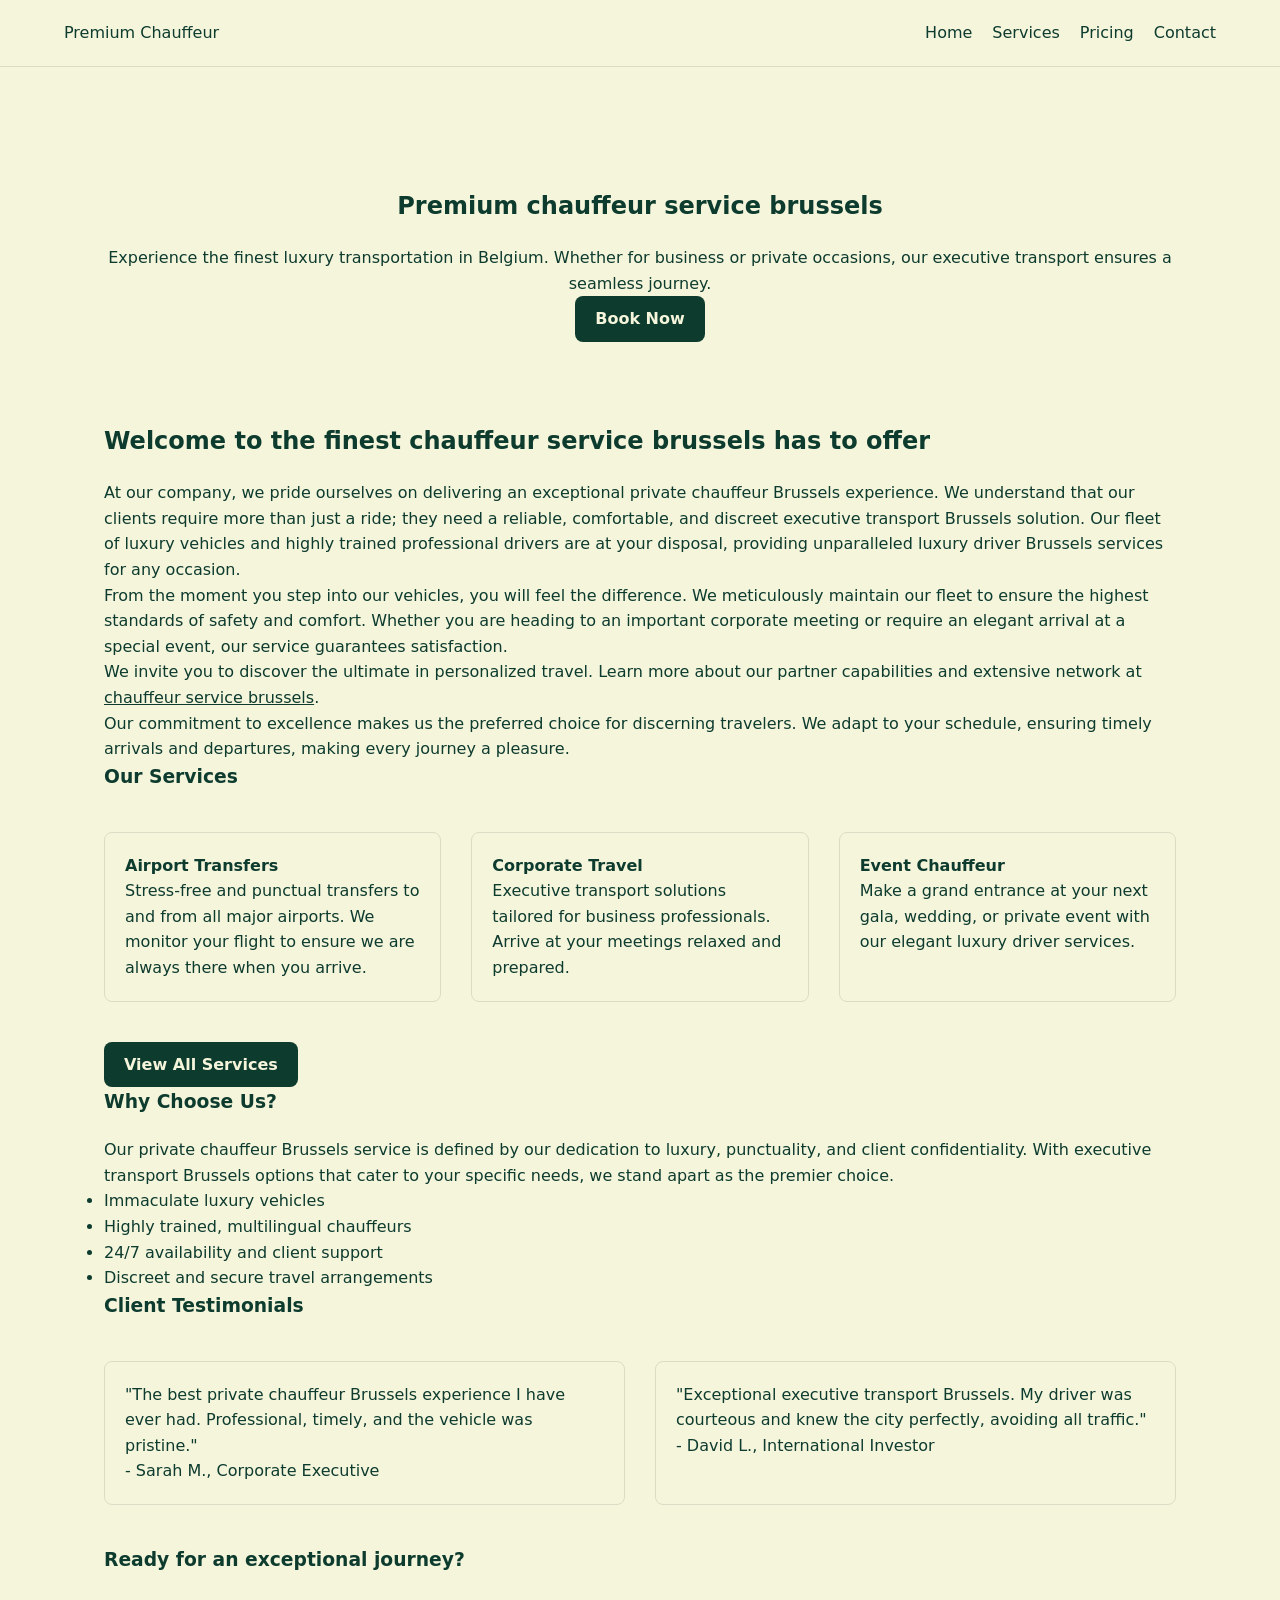
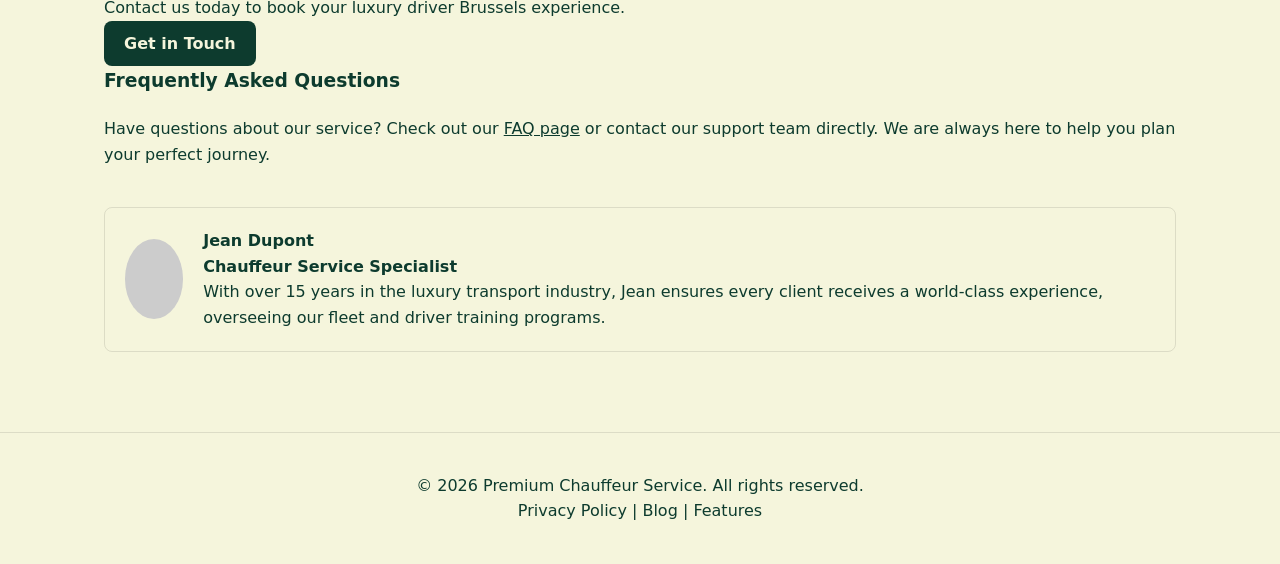
<file: index.html>
<!DOCTYPE html>
<html lang="en">
<head>
    <meta charset="UTF-8">
    <meta name="viewport" content="width=device-width, initial-scale=1.0">
    <title>Premium Chauffeur Service Brussels | Executive Transport</title>
    <meta name="description" content="Experience the ultimate luxury transport with our premium chauffeur service in Brussels. Professional drivers for airport transfers, corporate, and private events.">
    <link rel="canonical" href="https://example.com/index.html">
    <meta property="og:title" content="Premium Chauffeur Service Brussels">
    <meta property="og:description" content="Experience the ultimate luxury transport with our premium chauffeur service in Brussels.">
    <meta property="og:type" content="website">
    <meta property="og:url" content="https://example.com/index.html">
    <link rel="stylesheet" href="style.css">
    
    <script type="application/ld+json">
    {
      "@context": "https://schema.org",
      "@type": "Organization",
      "name": "Premium Chauffeur Service Brussels",
      "url": "https://example.com",
      "logo": "https://example.com/logo.png",
      "contactPoint": {
        "@type": "ContactPoint",
        "telephone": "+32-123-456-789",
        "contactType": "customer service"
      }
    }
    </script>
    <script type="application/ld+json">
    {
      "@context": "https://schema.org",
      "@type": "Person",
      "name": "Jean Dupont",
      "jobTitle": "Chauffeur Service Specialist",
      "description": "Expert in luxury transportation and executive chauffeur services."
    }
    </script>
</head>
<body class="home-theme">
    <header>
        <a href="index.html" class="logo" style="text-decoration:none; color:inherit;">Premium Chauffeur</a>
        <nav>
            <ul>
                <li><a href="index.html">Home</a></li>
                <li><a href="services.html">Services</a></li>
                <li><a href="pricing.html">Pricing</a></li>
                <li><a href="contact.html">Contact</a></li>
            </ul>
        </nav>
    </header>

    <main>
        <section class="hero">
            <h1>Premium chauffeur service brussels</h1>
            <p>Experience the finest luxury transportation in Belgium. Whether for business or private occasions, our executive transport ensures a seamless journey.</p>
            <a href="contact.html" class="btn">Book Now</a>
        </section>

        <section id="intro">
            <h2>Welcome to the finest chauffeur service brussels has to offer</h2>
            <p>At our company, we pride ourselves on delivering an exceptional private chauffeur Brussels experience. We understand that our clients require more than just a ride; they need a reliable, comfortable, and discreet executive transport Brussels solution. Our fleet of luxury vehicles and highly trained professional drivers are at your disposal, providing unparalleled luxury driver Brussels services for any occasion.</p>
            <p>From the moment you step into our vehicles, you will feel the difference. We meticulously maintain our fleet to ensure the highest standards of safety and comfort. Whether you are heading to an important corporate meeting or require an elegant arrival at a special event, our service guarantees satisfaction.</p>
            <p>We invite you to discover the ultimate in personalized travel. Learn more about our partner capabilities and extensive network at <a href="https://interdrivers.be/chauffeur-services/">chauffeur service brussels</a>.</p>
            <p>Our commitment to excellence makes us the preferred choice for discerning travelers. We adapt to your schedule, ensuring timely arrivals and departures, making every journey a pleasure.</p>
        </section>

        <section id="services-overview">
            <h3>Our Services</h3>
            <div class="grid">
                <div class="card">
                    <h4>Airport Transfers</h4>
                    <p>Stress-free and punctual transfers to and from all major airports. We monitor your flight to ensure we are always there when you arrive.</p>
                </div>
                <div class="card">
                    <h4>Corporate Travel</h4>
                    <p>Executive transport solutions tailored for business professionals. Arrive at your meetings relaxed and prepared.</p>
                </div>
                <div class="card">
                    <h4>Event Chauffeur</h4>
                    <p>Make a grand entrance at your next gala, wedding, or private event with our elegant luxury driver services.</p>
                </div>
            </div>
            <a href="services.html" class="btn">View All Services</a>
        </section>

        <section id="benefits">
            <h3>Why Choose Us?</h3>
            <p>Our private chauffeur Brussels service is defined by our dedication to luxury, punctuality, and client confidentiality. With executive transport Brussels options that cater to your specific needs, we stand apart as the premier choice.</p>
            <ul>
                <li>Immaculate luxury vehicles</li>
                <li>Highly trained, multilingual chauffeurs</li>
                <li>24/7 availability and client support</li>
                <li>Discreet and secure travel arrangements</li>
            </ul>
        </section>

        <section id="testimonials">
            <h3>Client Testimonials</h3>
            <div class="grid">
                <div class="card">
                    <p>"The best private chauffeur Brussels experience I have ever had. Professional, timely, and the vehicle was pristine."</p>
                    <p>- Sarah M., Corporate Executive</p>
                </div>
                <div class="card">
                    <p>"Exceptional executive transport Brussels. My driver was courteous and knew the city perfectly, avoiding all traffic."</p>
                    <p>- David L., International Investor</p>
                </div>
            </div>
        </section>

        <section class="cta">
            <h3>Ready for an exceptional journey?</h3>
            <p>Contact us today to book your luxury driver Brussels experience.</p>
            <a href="contact.html" class="btn">Get in Touch</a>
        </section>

        <section id="faq-preview">
            <h3>Frequently Asked Questions</h3>
            <p>Have questions about our service? Check out our <a href="faq.html">FAQ page</a> or contact our support team directly. We are always here to help you plan your perfect journey.</p>
        </section>

        <div class="author-bio">
            <div class="avatar"></div>
            <div>
                <h4>Jean Dupont</h4>
                <p><strong>Chauffeur Service Specialist</strong></p>
                <p>With over 15 years in the luxury transport industry, Jean ensures every client receives a world-class experience, overseeing our fleet and driver training programs.</p>
            </div>
        </div>
    </main>

    <footer>
        <p>&copy; 2026 Premium Chauffeur Service. All rights reserved.</p>
        <nav>
            <a href="privacy-policy.html">Privacy Policy</a> | 
            <a href="blog.html">Blog</a> | 
            <a href="features.html">Features</a>
        </nav>
    </footer>
</body>
</html>
</file>
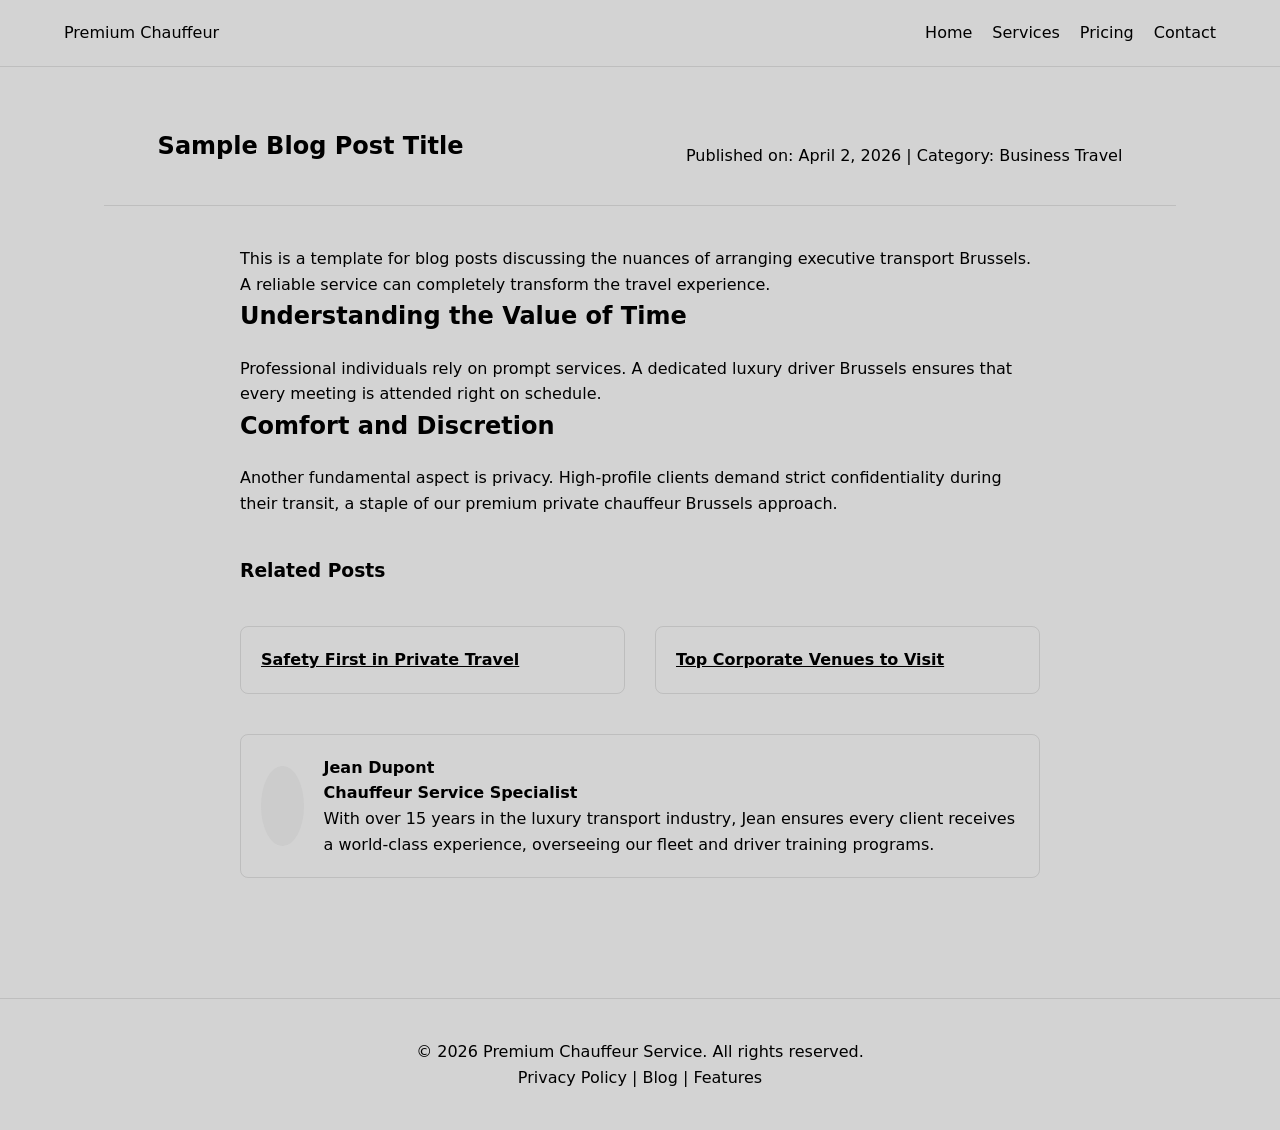
<file: blog-template.html>
<!DOCTYPE html>
<html lang="en">
<head>
    <meta charset="UTF-8">
    <meta name="viewport" content="width=device-width, initial-scale=1.0">
    <title>Blog Post Title | Executive Transport</title>
    <meta name="description" content="Articles about private and luxury transport services.">
    <link rel="canonical" href="https://example.com/blog-template.html">
    <meta property="og:title" content="Blog Post Title">
    <meta property="og:description" content="Articles about private and luxury transport services.">
    <meta property="og:type" content="article">
    <meta property="og:url" content="https://example.com/blog-template.html">
    <link rel="stylesheet" href="style.css">
    
    <script type="application/ld+json">
    {
      "@context": "https://schema.org",
      "@type": "Person",
      "name": "Jean Dupont",
      "jobTitle": "Chauffeur Service Specialist",
      "description": "Expert in luxury transportation and executive chauffeur services."
    }
    </script>
</head>
<body class="blog-theme">
    <header>
        <a href="index.html" class="logo" style="text-decoration:none; color:inherit;">Premium Chauffeur</a>
        <nav>
            <ul>
                <li><a href="index.html">Home</a></li>
                <li><a href="services.html">Services</a></li>
                <li><a href="pricing.html">Pricing</a></li>
                <li><a href="contact.html">Contact</a></li>
            </ul>
        </nav>
    </header>

    <main>
        <article>
            <header style="text-align: center; margin-bottom: 40px;">
                <h1>Sample Blog Post Title</h1>
                <p>Published on: April 2, 2026 | Category: Business Travel</p>
            </header>
            
            <section style="max-width: 800px; margin: 0 auto;">
                <p>This is a template for blog posts discussing the nuances of arranging executive transport Brussels. A reliable service can completely transform the travel experience.</p>
                
                <h2>Understanding the Value of Time</h2>
                <p>Professional individuals rely on prompt services. A dedicated luxury driver Brussels ensures that every meeting is attended right on schedule.</p>
                
                <h2>Comfort and Discretion</h2>
                <p>Another fundamental aspect is privacy. High-profile clients demand strict confidentiality during their transit, a staple of our premium private chauffeur Brussels approach.</p>
                
            </section>
        </article>

        <div style="max-width: 800px; margin: 40px auto 0 auto;">
            <h3>Related Posts</h3>
            <div class="grid">
                <div class="card">
                    <h4><a href="#">Safety First in Private Travel</a></h4>
                </div>
                <div class="card">
                    <h4><a href="#">Top Corporate Venues to Visit</a></h4>
                </div>
            </div>
        </div>

        <div class="author-bio" style="max-width: 800px; margin: 40px auto;">
            <div class="avatar"></div>
            <div>
                <h4>Jean Dupont</h4>
                <p><strong>Chauffeur Service Specialist</strong></p>
                <p>With over 15 years in the luxury transport industry, Jean ensures every client receives a world-class experience, overseeing our fleet and driver training programs.</p>
            </div>
        </div>
    </main>

    <footer>
        <p>&copy; 2026 Premium Chauffeur Service. All rights reserved.</p>
        <nav>
            <a href="privacy-policy.html">Privacy Policy</a> | 
            <a href="blog.html">Blog</a> | 
            <a href="features.html">Features</a>
        </nav>
    </footer>
</body>
</html>
</file>
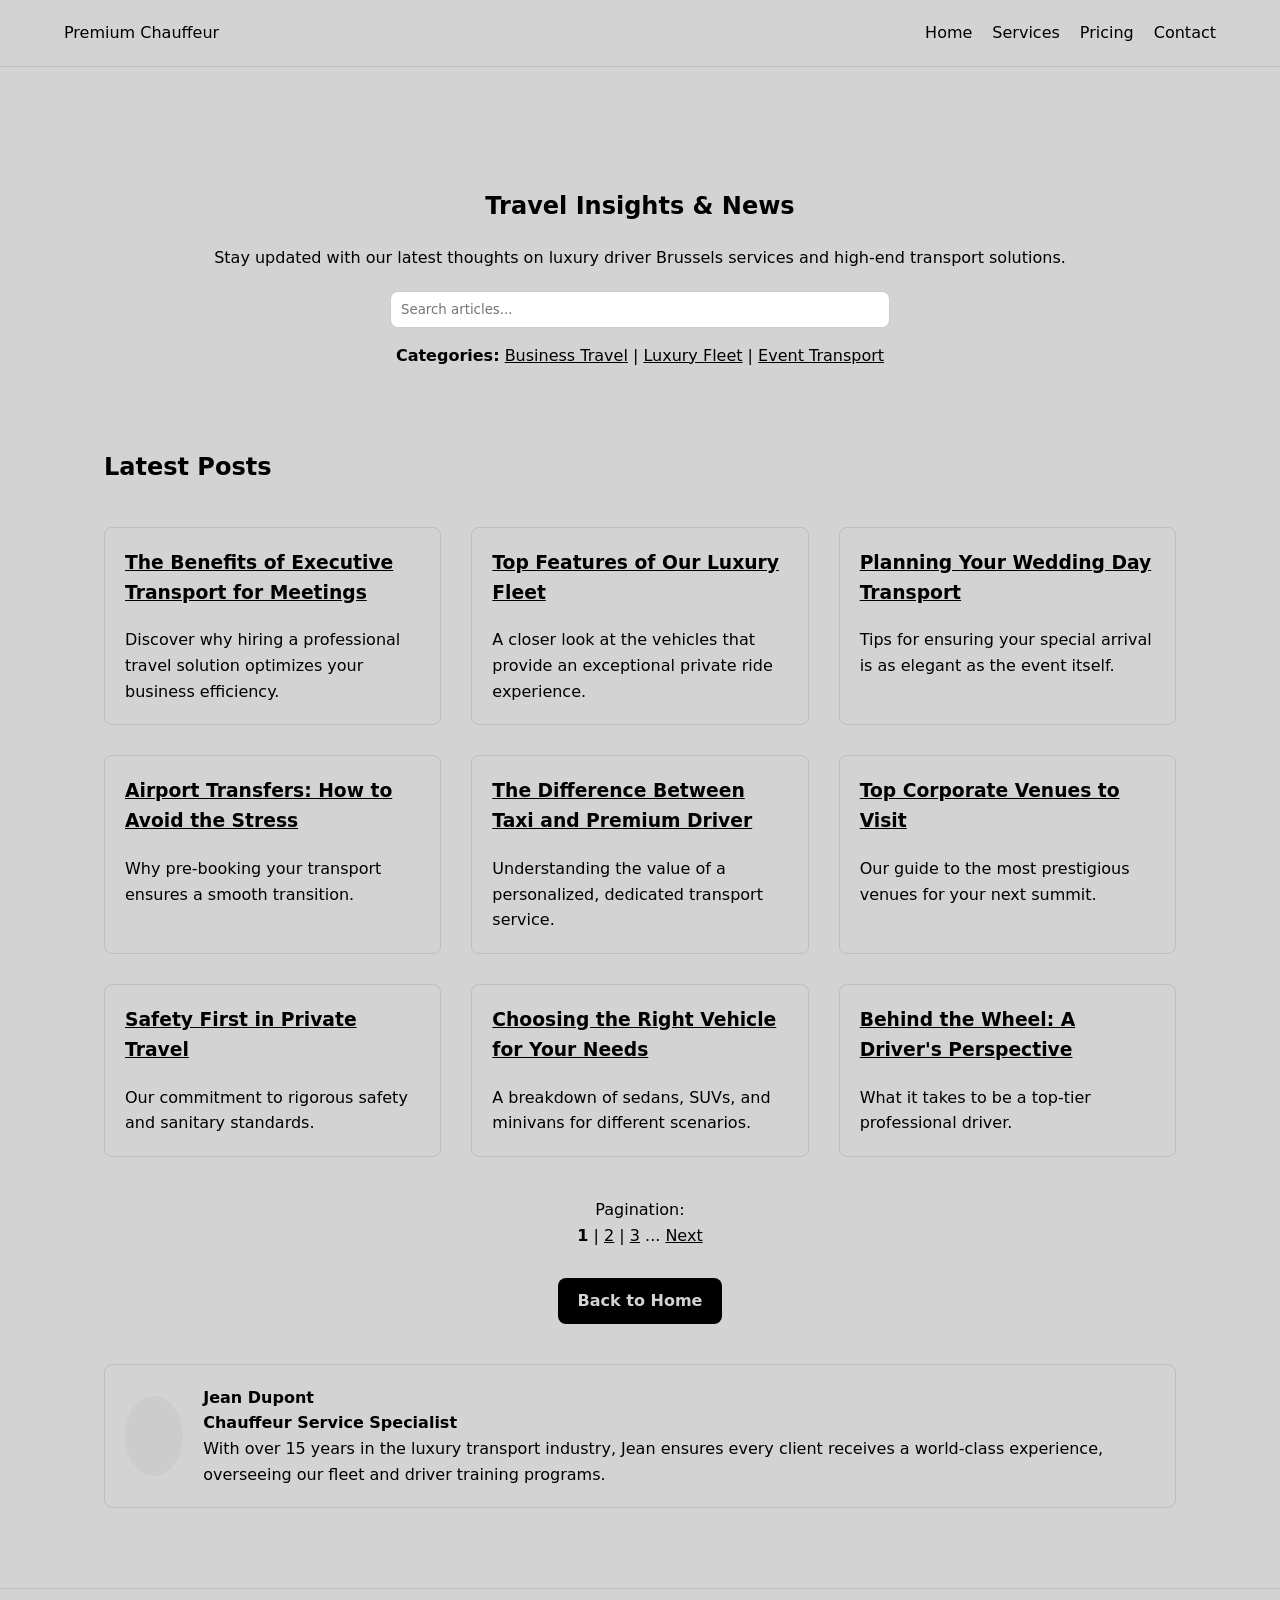
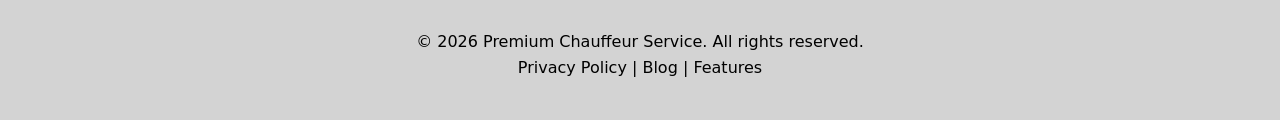
<file: blog.html>
<!DOCTYPE html>
<html lang="en">
<head>
    <meta charset="UTF-8">
    <meta name="viewport" content="width=device-width, initial-scale=1.0">
    <title>Blog & Insights | Executive Transport</title>
    <meta name="description" content="Read our latest articles on executive travel, luxury transport, and the best business practices for traveling in style.">
    <link rel="canonical" href="https://example.com/blog.html">
    <meta property="og:title" content="Blog & Insights | Executive Transport">
    <meta property="og:description" content="Read our latest articles on executive travel, luxury transport, and the best business practices for traveling in style.">
    <meta property="og:type" content="website">
    <meta property="og:url" content="https://example.com/blog.html">
    <link rel="stylesheet" href="style.css">
    
    <script type="application/ld+json">
    {
      "@context": "https://schema.org",
      "@type": "Person",
      "name": "Jean Dupont",
      "jobTitle": "Chauffeur Service Specialist",
      "description": "Expert in luxury transportation and executive chauffeur services."
    }
    </script>
</head>
<body class="blog-theme">
    <header>
        <a href="index.html" class="logo" style="text-decoration:none; color:inherit;">Premium Chauffeur</a>
        <nav>
            <ul>
                <li><a href="index.html">Home</a></li>
                <li><a href="services.html">Services</a></li>
                <li><a href="pricing.html">Pricing</a></li>
                <li><a href="contact.html">Contact</a></li>
            </ul>
        </nav>
    </header>

    <main>
        <section class="hero">
            <h1>Travel Insights & News</h1>
            <p>Stay updated with our latest thoughts on luxury driver Brussels services and high-end transport solutions.</p>
            
            <div style="margin-top: 20px; max-width: 500px; margin-left: auto; margin-right: auto;">
                <input type="search" placeholder="Search articles..." style="width: 100%;">
            </div>
            <div style="margin-top: 15px;">
                <strong>Categories:</strong> 
                <a href="#">Business Travel</a> | 
                <a href="#">Luxury Fleet</a> | 
                <a href="#">Event Transport</a>
            </div>
        </section>

        <section>
            <h2>Latest Posts</h2>
            <div class="grid">
                <!-- Blog Post Placeholders - JS would auto-fetch these in production if supported -->
                <article class="card">
                    <h3><a href="blog/2026-04-02-benefits-executive-transport.html">The Benefits of Executive Transport for Meetings</a></h3>
                    <p>Discover why hiring a professional travel solution optimizes your business efficiency.</p>
                </article>
                <article class="card">
                    <h3><a href="#">Top Features of Our Luxury Fleet</a></h3>
                    <p>A closer look at the vehicles that provide an exceptional private ride experience.</p>
                </article>
                <article class="card">
                    <h3><a href="#">Planning Your Wedding Day Transport</a></h3>
                    <p>Tips for ensuring your special arrival is as elegant as the event itself.</p>
                </article>
                <article class="card">
                    <h3><a href="#">Airport Transfers: How to Avoid the Stress</a></h3>
                    <p>Why pre-booking your transport ensures a smooth transition.</p>
                </article>
                <article class="card">
                    <h3><a href="#">The Difference Between Taxi and Premium Driver</a></h3>
                    <p>Understanding the value of a personalized, dedicated transport service.</p>
                </article>
                <article class="card">
                    <h3><a href="#">Top Corporate Venues to Visit</a></h3>
                    <p>Our guide to the most prestigious venues for your next summit.</p>
                </article>
                <article class="card">
                    <h3><a href="#">Safety First in Private Travel</a></h3>
                    <p>Our commitment to rigorous safety and sanitary standards.</p>
                </article>
                <article class="card">
                    <h3><a href="#">Choosing the Right Vehicle for Your Needs</a></h3>
                    <p>A breakdown of sedans, SUVs, and minivans for different scenarios.</p>
                </article>
                <article class="card">
                    <h3><a href="#">Behind the Wheel: A Driver's Perspective</a></h3>
                    <p>What it takes to be a top-tier professional driver.</p>
                </article>
            </div>
            
            <div style="text-align: center; margin-top: 30px;">
                <p>Pagination:</p>
                <strong>1</strong> | <a href="#">2</a> | <a href="#">3</a> ... <a href="#">Next</a>
            </div>
            
            <div style="text-align: center; margin-top: 30px;">
                <a href="index.html" class="btn">Back to Home</a>
            </div>
        </section>

        <div class="author-bio">
            <div class="avatar"></div>
            <div>
                <h4>Jean Dupont</h4>
                <p><strong>Chauffeur Service Specialist</strong></p>
                <p>With over 15 years in the luxury transport industry, Jean ensures every client receives a world-class experience, overseeing our fleet and driver training programs.</p>
            </div>
        </div>
    </main>

    <footer>
        <p>&copy; 2026 Premium Chauffeur Service. All rights reserved.</p>
        <nav>
            <a href="privacy-policy.html">Privacy Policy</a> | 
            <a href="blog.html">Blog</a> | 
            <a href="features.html">Features</a>
        </nav>
    </footer>
</body>
</html>
</file>
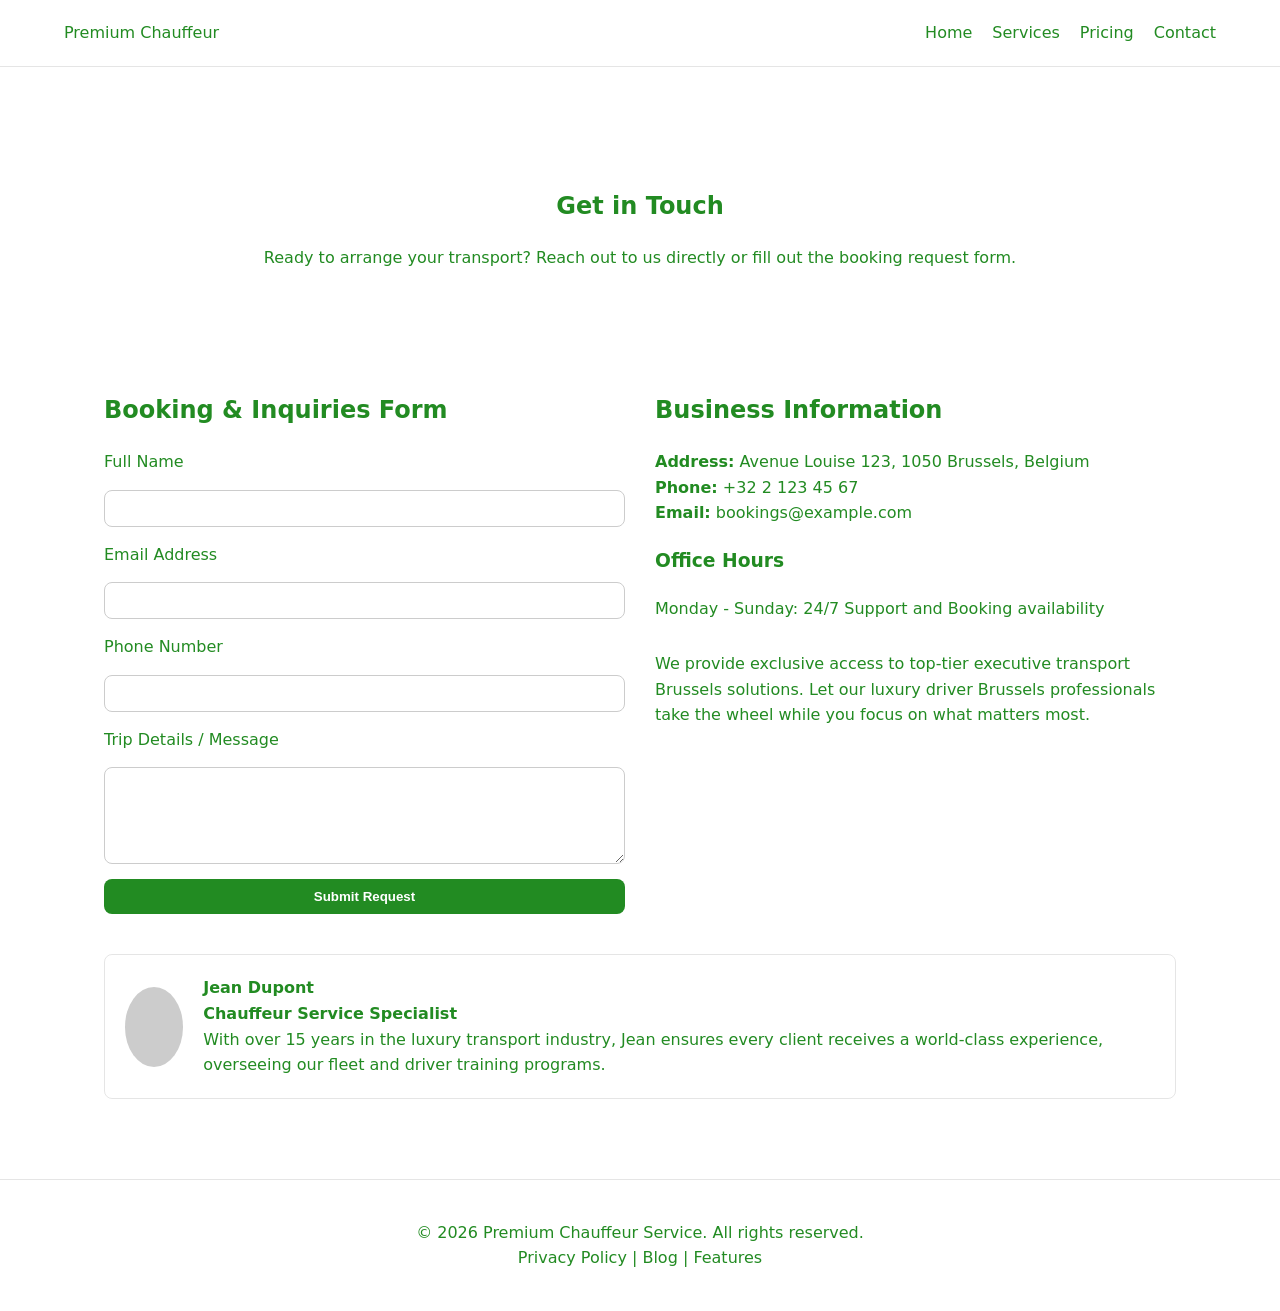
<file: contact.html>
<!DOCTYPE html>
<html lang="en">
<head>
    <meta charset="UTF-8">
    <meta name="viewport" content="width=device-width, initial-scale=1.0">
    <title>Contact Us | Executive Transport</title>
    <meta name="description" content="Get in touch to book your premium transportation. We are available 24/7 to address your luxury travel needs.">
    <link rel="canonical" href="https://example.com/contact.html">
    <meta property="og:title" content="Contact Us | Executive Transport">
    <meta property="og:description" content="Get in touch to book your premium transportation. We are available 24/7 to address your luxury travel needs.">
    <meta property="og:type" content="website">
    <meta property="og:url" content="https://example.com/contact.html">
    <link rel="stylesheet" href="style.css">
    
    <script type="application/ld+json">
    {
      "@context": "https://schema.org",
      "@type": "Person",
      "name": "Jean Dupont",
      "jobTitle": "Chauffeur Service Specialist",
      "description": "Expert in luxury transportation and executive chauffeur services."
    }
    </script>
</head>
<body class="contact-theme">
    <header>
        <a href="index.html" class="logo" style="text-decoration:none; color:inherit;">Premium Chauffeur</a>
        <nav>
            <ul>
                <li><a href="index.html">Home</a></li>
                <li><a href="services.html">Services</a></li>
                <li><a href="pricing.html">Pricing</a></li>
                <li><a href="contact.html">Contact</a></li>
            </ul>
        </nav>
    </header>

    <main>
        <section class="hero">
            <h1>Get in Touch</h1>
            <p>Ready to arrange your transport? Reach out to us directly or fill out the booking request form.</p>
        </section>

        <section class="grid">
            <div>
                <h2>Booking & Inquiries Form</h2>
                <form action="#" method="POST">
                    <label for="name">Full Name</label>
                    <input type="text" id="name" name="name" required>
                    
                    <label for="email">Email Address</label>
                    <input type="email" id="email" name="email" required>
                    
                    <label for="phone">Phone Number</label>
                    <input type="tel" id="phone" name="phone">
                    
                    <label for="message">Trip Details / Message</label>
                    <textarea id="message" name="message" rows="5" required></textarea>
                    
                    <button type="submit" class="btn">Submit Request</button>
                </form>
            </div>
            
            <div>
                <h2>Business Information</h2>
                <div style="margin-bottom: 20px;">
                    <p><strong>Address:</strong> Avenue Louise 123, 1050 Brussels, Belgium</p>
                    <p><strong>Phone:</strong> +32 2 123 45 67</p>
                    <p><strong>Email:</strong> bookings@example.com</p>
                </div>
                <div>
                    <h3>Office Hours</h3>
                    <p>Monday - Sunday: 24/7 Support and Booking availability</p>
                </div>
                <div style="margin-top: 30px;">
                    <p>We provide exclusive access to top-tier executive transport Brussels solutions. Let our luxury driver Brussels professionals take the wheel while you focus on what matters most.</p>
                </div>
            </div>
        </section>

        <div class="author-bio">
            <div class="avatar"></div>
            <div>
                <h4>Jean Dupont</h4>
                <p><strong>Chauffeur Service Specialist</strong></p>
                <p>With over 15 years in the luxury transport industry, Jean ensures every client receives a world-class experience, overseeing our fleet and driver training programs.</p>
            </div>
        </div>
    </main>

    <footer>
        <p>&copy; 2026 Premium Chauffeur Service. All rights reserved.</p>
        <nav>
            <a href="privacy-policy.html">Privacy Policy</a> | 
            <a href="blog.html">Blog</a> | 
            <a href="features.html">Features</a>
        </nav>
    </footer>
</body>
</html>
</file>
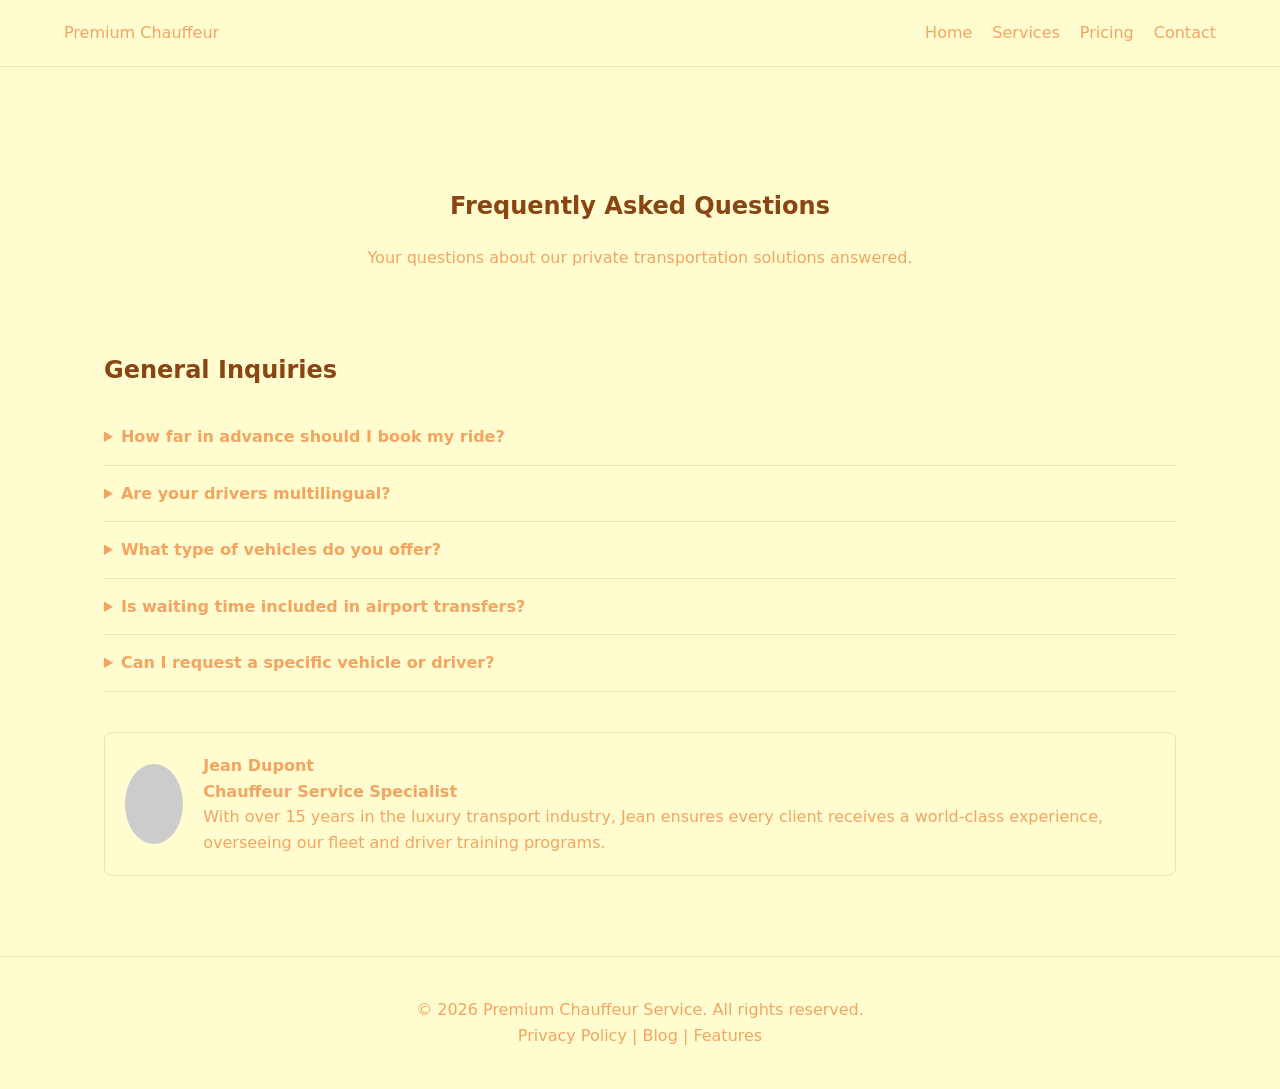
<file: faq.html>
<!DOCTYPE html>
<html lang="en">
<head>
    <meta charset="UTF-8">
    <meta name="viewport" content="width=device-width, initial-scale=1.0">
    <title>Frequently Asked Questions | Executive Transport</title>
    <meta name="description" content="Find answers to common questions regarding our luxury and executive transport options. Book your private ride with confidence.">
    <link rel="canonical" href="https://example.com/faq.html">
    <meta property="og:title" content="FAQ | Executive Transport">
    <meta property="og:description" content="Find answers to common questions regarding our luxury and executive transport options.">
    <meta property="og:type" content="website">
    <meta property="og:url" content="https://example.com/faq.html">
    <link rel="stylesheet" href="style.css">
    
    <script type="application/ld+json">
    {
      "@context": "https://schema.org",
      "@type": "FAQPage",
      "mainEntity": [
        {
          "@type": "Question",
          "name": "How far in advance should I book my ride?",
          "acceptedAnswer": {
            "@type": "Answer",
            "text": "We recommend booking at least 24 hours in advance to guarantee availability, though we do accommodate last-minute requests depending on our vehicle schedule."
          }
        },
        {
          "@type": "Question",
          "name": "Are your drivers multilingual?",
          "acceptedAnswer": {
            "@type": "Answer",
            "text": "Yes, our private chauffeur Brussels team is fluent in English, French, and Dutch to accommodate international clientele efficiently."
          }
        },
        {
          "@type": "Question",
          "name": "What type of vehicles do you offer?",
          "acceptedAnswer": {
            "@type": "Answer",
            "text": "Our fleet consists of high-end luxury sedans, elegant SUVs, and spacious premium minivans, suitable for executive transport Brussels."
          }
        },
        {
          "@type": "Question",
          "name": "Is waiting time included in airport transfers?",
          "acceptedAnswer": {
            "@type": "Answer",
            "text": "Yes, airport transfers include 60 minutes of complimentary waiting time after your flight lands."
          }
        },
        {
          "@type": "Question",
          "name": "Can I request a specific vehicle or driver?",
          "acceptedAnswer": {
            "@type": "Answer",
            "text": "Absolutely. While subject to availability, we strive to meet any specific luxury driver Brussels requests our clients may have."
          }
        }
      ]
    }
    </script>
    <script type="application/ld+json">
    {
      "@context": "https://schema.org",
      "@type": "Person",
      "name": "Jean Dupont",
      "jobTitle": "Chauffeur Service Specialist",
      "description": "Expert in luxury transportation and executive chauffeur services."
    }
    </script>
</head>
<body class="faq-theme">
    <header>
        <a href="index.html" class="logo" style="text-decoration:none; color:inherit;">Premium Chauffeur</a>
        <nav>
            <ul>
                <li><a href="index.html">Home</a></li>
                <li><a href="services.html">Services</a></li>
                <li><a href="pricing.html">Pricing</a></li>
                <li><a href="contact.html">Contact</a></li>
            </ul>
        </nav>
    </header>

    <main>
        <section class="hero">
            <h1>Frequently Asked Questions</h1>
            <p>Your questions about our private transportation solutions answered.</p>
        </section>

        <section>
            <h2>General Inquiries</h2>
            
            <details>
                <summary>How far in advance should I book my ride?</summary>
                <p>We recommend booking at least 24 hours in advance to guarantee availability, though we do accommodate last-minute requests depending on our vehicle schedule.</p>
            </details>
            
            <details>
                <summary>Are your drivers multilingual?</summary>
                <p>Yes, our private chauffeur Brussels team is fluent in English, French, and Dutch to accommodate international clientele efficiently.</p>
            </details>

            <details>
                <summary>What type of vehicles do you offer?</summary>
                <p>Our fleet consists of high-end luxury sedans, elegant SUVs, and spacious premium minivans, suitable for executive transport Brussels.</p>
            </details>

            <details>
                <summary>Is waiting time included in airport transfers?</summary>
                <p>Yes, airport transfers include 60 minutes of complimentary waiting time after your flight lands.</p>
            </details>

            <details>
                <summary>Can I request a specific vehicle or driver?</summary>
                <p>Absolutely. While subject to availability, we strive to meet any specific luxury driver Brussels requests our clients may have.</p>
            </details>
        </section>

        <div class="author-bio">
            <div class="avatar"></div>
            <div>
                <h4>Jean Dupont</h4>
                <p><strong>Chauffeur Service Specialist</strong></p>
                <p>With over 15 years in the luxury transport industry, Jean ensures every client receives a world-class experience, overseeing our fleet and driver training programs.</p>
            </div>
        </div>
    </main>

    <footer>
        <p>&copy; 2026 Premium Chauffeur Service. All rights reserved.</p>
        <nav>
            <a href="privacy-policy.html">Privacy Policy</a> | 
            <a href="blog.html">Blog</a> | 
            <a href="features.html">Features</a>
        </nav>
    </footer>
</body>
</html>
</file>
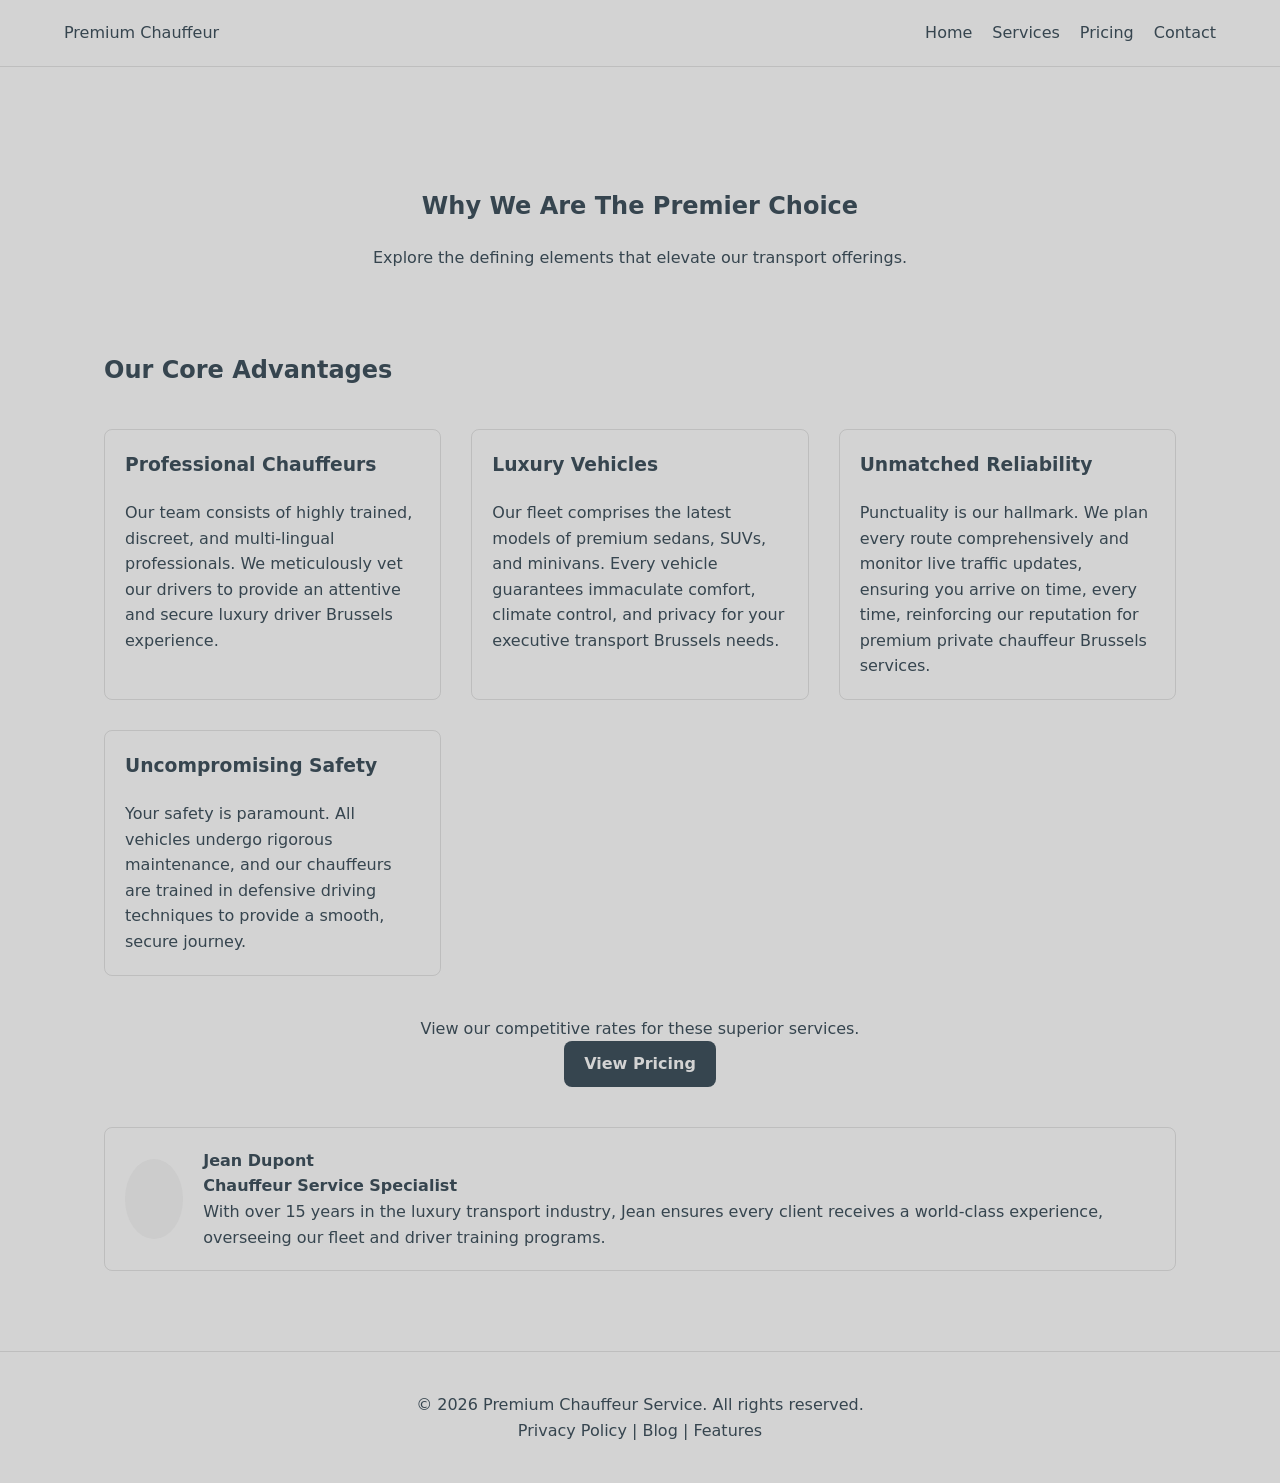
<file: features.html>
<!DOCTYPE html>
<html lang="en">
<head>
    <meta charset="UTF-8">
    <meta name="viewport" content="width=device-width, initial-scale=1.0">
    <title>Features & Fleet | Executive Transport</title>
    <meta name="description" content="Discover the features of our premium transport service, including professional drivers, luxury vehicles, reliability, and unparalleled safety.">
    <link rel="canonical" href="https://example.com/features.html">
    <meta property="og:title" content="Features & Fleet | Executive Transport">
    <meta property="og:description" content="Discover the features of our premium transport service.">
    <meta property="og:type" content="website">
    <meta property="og:url" content="https://example.com/features.html">
    <link rel="stylesheet" href="style.css">
    
    <script type="application/ld+json">
    {
      "@context": "https://schema.org",
      "@type": "Person",
      "name": "Jean Dupont",
      "jobTitle": "Chauffeur Service Specialist",
      "description": "Expert in luxury transportation and executive chauffeur services."
    }
    </script>
</head>
<body class="features-theme">
    <header>
        <a href="index.html" class="logo" style="text-decoration:none; color:inherit;">Premium Chauffeur</a>
        <nav>
            <ul>
                <li><a href="index.html">Home</a></li>
                <li><a href="services.html">Services</a></li>
                <li><a href="pricing.html">Pricing</a></li>
                <li><a href="contact.html">Contact</a></li>
            </ul>
        </nav>
    </header>

    <main>
        <section class="hero">
            <h1>Why We Are The Premier Choice</h1>
            <p>Explore the defining elements that elevate our transport offerings.</p>
        </section>

        <section>
            <h2>Our Core Advantages</h2>
            <div class="grid">
                <div class="card">
                    <h3>Professional Chauffeurs</h3>
                    <p>Our team consists of highly trained, discreet, and multi-lingual professionals. We meticulously vet our drivers to provide an attentive and secure luxury driver Brussels experience.</p>
                </div>
                <div class="card">
                    <h3>Luxury Vehicles</h3>
                    <p>Our fleet comprises the latest models of premium sedans, SUVs, and minivans. Every vehicle guarantees immaculate comfort, climate control, and privacy for your executive transport Brussels needs.</p>
                </div>
                <div class="card">
                    <h3>Unmatched Reliability</h3>
                    <p>Punctuality is our hallmark. We plan every route comprehensively and monitor live traffic updates, ensuring you arrive on time, every time, reinforcing our reputation for premium private chauffeur Brussels services.</p>
                </div>
                <div class="card">
                    <h3>Uncompromising Safety</h3>
                    <p>Your safety is paramount. All vehicles undergo rigorous maintenance, and our chauffeurs are trained in defensive driving techniques to provide a smooth, secure journey.</p>
                </div>
            </div>

            <div style="margin-top: 40px; text-align: center;">
                <p>View our competitive rates for these superior services.</p>
                <a href="pricing.html" class="btn">View Pricing</a>
            </div>
        </section>

        <div class="author-bio">
            <div class="avatar"></div>
            <div>
                <h4>Jean Dupont</h4>
                <p><strong>Chauffeur Service Specialist</strong></p>
                <p>With over 15 years in the luxury transport industry, Jean ensures every client receives a world-class experience, overseeing our fleet and driver training programs.</p>
            </div>
        </div>
    </main>

    <footer>
        <p>&copy; 2026 Premium Chauffeur Service. All rights reserved.</p>
        <nav>
            <a href="privacy-policy.html">Privacy Policy</a> | 
            <a href="blog.html">Blog</a> | 
            <a href="features.html">Features</a>
        </nav>
    </footer>
</body>
</html>
</file>
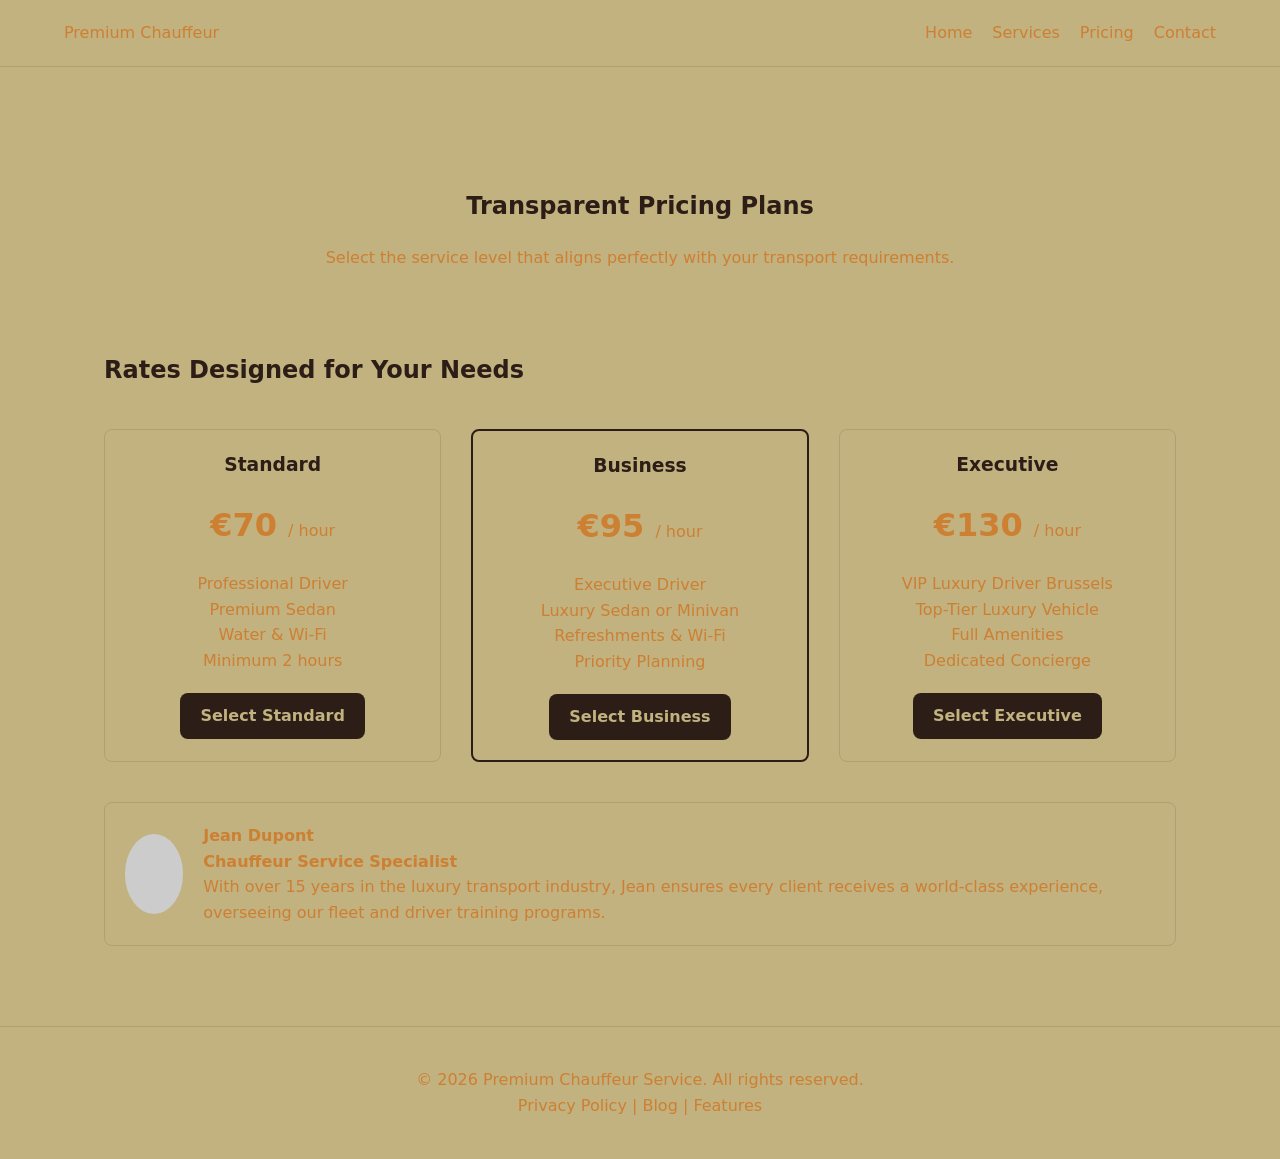
<file: pricing.html>
<!DOCTYPE html>
<html lang="en">
<head>
    <meta charset="UTF-8">
    <meta name="viewport" content="width=device-width, initial-scale=1.0">
    <title>Pricing Plans | Executive Transport</title>
    <meta name="description" content="Transparent and competitive pricing for unparalleled private driving experiences. Standard, Business, and Executive plans available.">
    <link rel="canonical" href="https://example.com/pricing.html">
    <meta property="og:title" content="Pricing Plans | Executive Transport">
    <meta property="og:description" content="Transparent and competitive pricing for unparalleled private driving experiences.">
    <meta property="og:type" content="website">
    <meta property="og:url" content="https://example.com/pricing.html">
    <link rel="stylesheet" href="style.css">
    
    <script type="application/ld+json">
    {
      "@context": "https://schema.org",
      "@type": "Person",
      "name": "Jean Dupont",
      "jobTitle": "Chauffeur Service Specialist",
      "description": "Expert in luxury transportation and executive chauffeur services."
    }
    </script>
</head>
<body class="pricing-theme">
    <header>
        <a href="index.html" class="logo" style="text-decoration:none; color:inherit;">Premium Chauffeur</a>
        <nav>
            <ul>
                <li><a href="index.html">Home</a></li>
                <li><a href="services.html">Services</a></li>
                <li><a href="pricing.html">Pricing</a></li>
                <li><a href="contact.html">Contact</a></li>
            </ul>
        </nav>
    </header>

    <main>
        <section class="hero">
            <h1>Transparent Pricing Plans</h1>
            <p>Select the service level that aligns perfectly with your transport requirements.</p>
        </section>

        <section>
            <h2>Rates Designed for Your Needs</h2>
            <div class="grid">
                <div class="card" style="text-align: center;">
                    <h3>Standard</h3>
                    <p style="font-size: 2em; font-weight: bold; margin: 20px 0;">€70 <span style="font-size: 0.5em; font-weight: normal;">/ hour</span></p>
                    <ul style="list-style: none; padding: 0; margin-bottom: 20px;">
                        <li>Professional Driver</li>
                        <li>Premium Sedan</li>
                        <li>Water & Wi-Fi</li>
                        <li>Minimum 2 hours</li>
                    </ul>
                    <a href="contact.html" class="btn">Select Standard</a>
                </div>
                <div class="card" style="text-align: center; border: 2px solid var(--primary-color);">
                    <h3>Business</h3>
                    <p style="font-size: 2em; font-weight: bold; margin: 20px 0;">€95 <span style="font-size: 0.5em; font-weight: normal;">/ hour</span></p>
                    <ul style="list-style: none; padding: 0; margin-bottom: 20px;">
                        <li>Executive Driver</li>
                        <li>Luxury Sedan or Minivan</li>
                        <li>Refreshments & Wi-Fi</li>
                        <li>Priority Planning</li>
                    </ul>
                    <a href="contact.html" class="btn">Select Business</a>
                </div>
                <div class="card" style="text-align: center;">
                    <h3>Executive</h3>
                    <p style="font-size: 2em; font-weight: bold; margin: 20px 0;">€130 <span style="font-size: 0.5em; font-weight: normal;">/ hour</span></p>
                    <ul style="list-style: none; padding: 0; margin-bottom: 20px;">
                        <li>VIP Luxury Driver Brussels</li>
                        <li>Top-Tier Luxury Vehicle</li>
                        <li>Full Amenities</li>
                        <li>Dedicated Concierge</li>
                    </ul>
                    <a href="contact.html" class="btn">Select Executive</a>
                </div>
            </div>
        </section>

        <div class="author-bio">
            <div class="avatar"></div>
            <div>
                <h4>Jean Dupont</h4>
                <p><strong>Chauffeur Service Specialist</strong></p>
                <p>With over 15 years in the luxury transport industry, Jean ensures every client receives a world-class experience, overseeing our fleet and driver training programs.</p>
            </div>
        </div>
    </main>

    <footer>
        <p>&copy; 2026 Premium Chauffeur Service. All rights reserved.</p>
        <nav>
            <a href="privacy-policy.html">Privacy Policy</a> | 
            <a href="blog.html">Blog</a> | 
            <a href="features.html">Features</a>
        </nav>
    </footer>
</body>
</html>
</file>
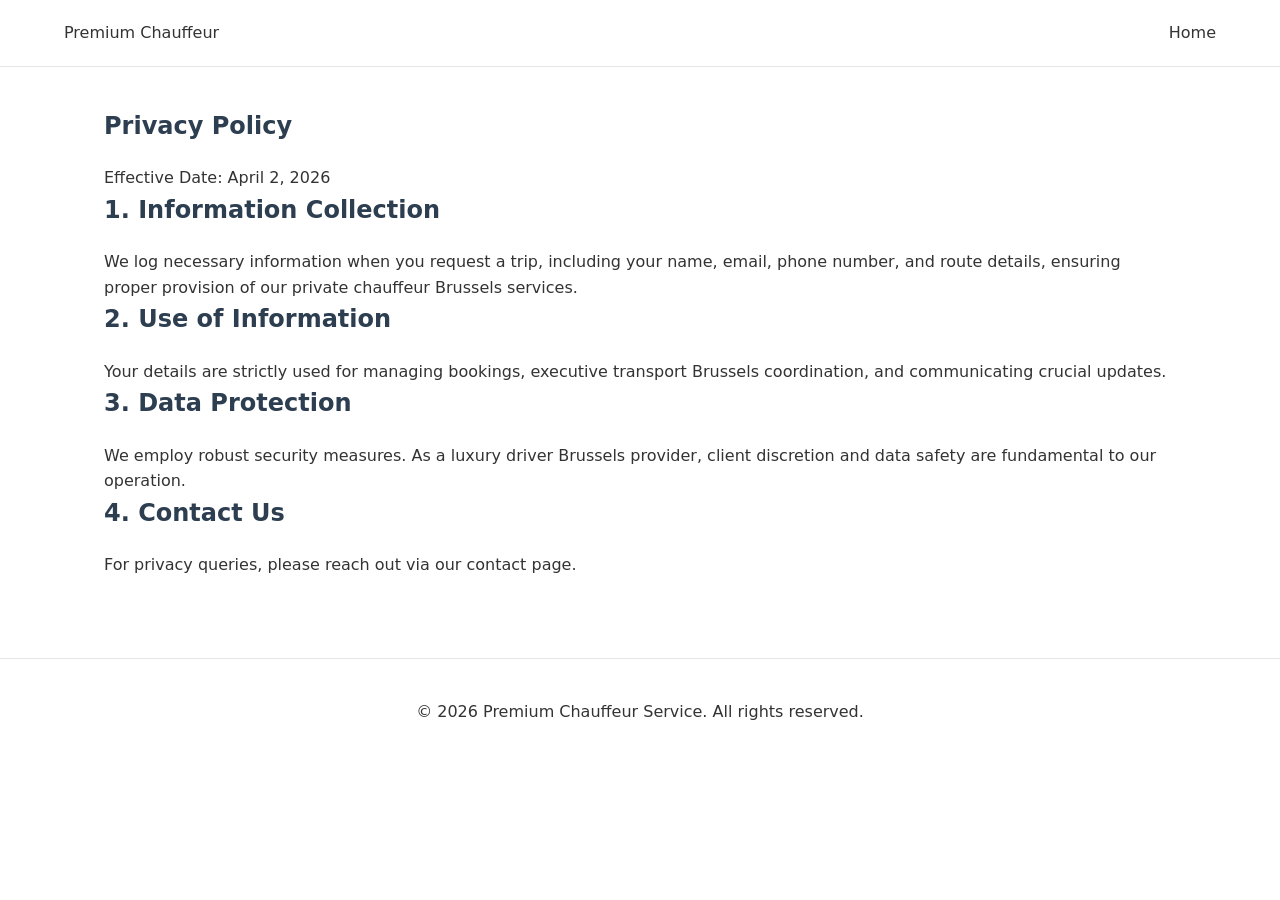
<file: privacy-policy.html>
<!DOCTYPE html>
<html lang="en">
<head>
    <meta charset="UTF-8">
    <meta name="viewport" content="width=device-width, initial-scale=1.0">
    <title>Privacy Policy | Executive Transport</title>
    <meta name="description" content="Privacy policy and data handling procedures for our luxury transport service.">
    <link rel="canonical" href="https://example.com/privacy-policy.html">
    <link rel="stylesheet" href="style.css">
</head>
<body>
    <header>
        <a href="index.html" class="logo" style="text-decoration:none; color:inherit;">Premium Chauffeur</a>
        <nav>
            <ul>
                <li><a href="index.html">Home</a></li>
            </ul>
        </nav>
    </header>

    <main>
        <section>
            <h1>Privacy Policy</h1>
            <p>Effective Date: April 2, 2026</p>
            
            <h2>1. Information Collection</h2>
            <p>We log necessary information when you request a trip, including your name, email, phone number, and route details, ensuring proper provision of our private chauffeur Brussels services.</p>
            
            <h2>2. Use of Information</h2>
            <p>Your details are strictly used for managing bookings, executive transport Brussels coordination, and communicating crucial updates.</p>
            
            <h2>3. Data Protection</h2>
            <p>We employ robust security measures. As a luxury driver Brussels provider, client discretion and data safety are fundamental to our operation.</p>
            
            <h2>4. Contact Us</h2>
            <p>For privacy queries, please reach out via our contact page.</p>
        </section>
    </main>
    
    <footer>
        <p>&copy; 2026 Premium Chauffeur Service. All rights reserved.</p>
    </footer>
</body>
</html>
</file>
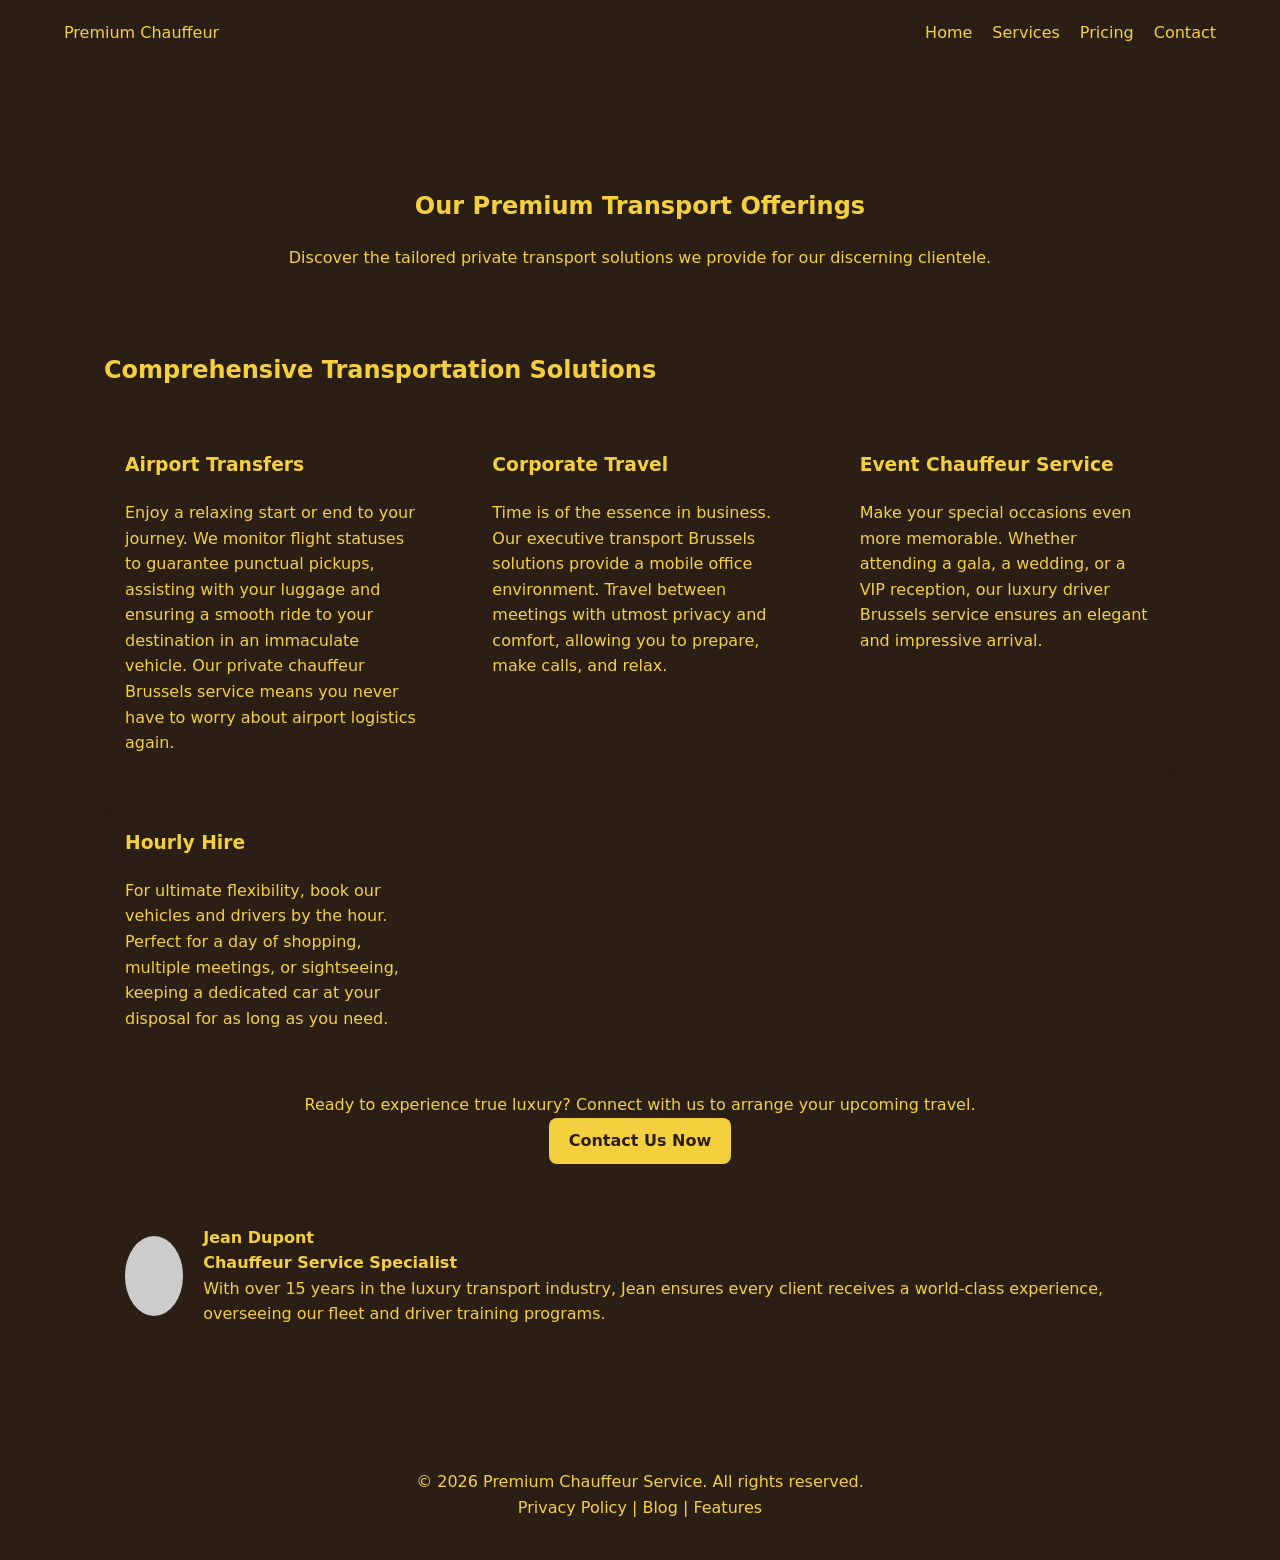
<file: services.html>
<!DOCTYPE html>
<html lang="en">
<head>
    <meta charset="UTF-8">
    <meta name="viewport" content="width=device-width, initial-scale=1.0">
    <title>Our Services | Premium Executive Transport</title>
    <meta name="description" content="Explore our range of premium transport services including airport transfers, corporate travel, event chauffeuring, and hourly hire options.">
    <link rel="canonical" href="https://example.com/services.html">
    <meta property="og:title" content="Our Services | Premium Executive Transport">
    <meta property="og:description" content="Explore our range of premium transport services including airport transfers, corporate travel, event chauffeuring, and hourly hire options.">
    <meta property="og:type" content="website">
    <meta property="og:url" content="https://example.com/services.html">
    <link rel="stylesheet" href="style.css">
    
    <script type="application/ld+json">
    {
      "@context": "https://schema.org",
      "@type": "Service",
      "serviceType": "Private Chauffeur Operations",
      "provider": {
        "@type": "Organization",
        "name": "Premium Chauffeur Service Brussels"
      }
    }
    </script>
    <script type="application/ld+json">
    {
      "@context": "https://schema.org",
      "@type": "Person",
      "name": "Jean Dupont",
      "jobTitle": "Chauffeur Service Specialist",
      "description": "Expert in luxury transportation and executive chauffeur services."
    }
    </script>
</head>
<body class="services-theme">
    <header>
        <a href="index.html" class="logo" style="text-decoration:none; color:inherit;">Premium Chauffeur</a>
        <nav>
            <ul>
                <li><a href="index.html">Home</a></li>
                <li><a href="services.html">Services</a></li>
                <li><a href="pricing.html">Pricing</a></li>
                <li><a href="contact.html">Contact</a></li>
            </ul>
        </nav>
    </header>

    <main>
        <section class="hero">
            <h1>Our Premium Transport Offerings</h1>
            <p>Discover the tailored private transport solutions we provide for our discerning clientele.</p>
        </section>

        <section>
            <h2>Comprehensive Transportation Solutions</h2>
            <div class="grid">
                <div class="card">
                    <h3>Airport Transfers</h3>
                    <p>Enjoy a relaxing start or end to your journey. We monitor flight statuses to guarantee punctual pickups, assisting with your luggage and ensuring a smooth ride to your destination in an immaculate vehicle. Our private chauffeur Brussels service means you never have to worry about airport logistics again.</p>
                </div>
                <div class="card">
                    <h3>Corporate Travel</h3>
                    <p>Time is of the essence in business. Our executive transport Brussels solutions provide a mobile office environment. Travel between meetings with utmost privacy and comfort, allowing you to prepare, make calls, and relax.</p>
                </div>
                <div class="card">
                    <h3>Event Chauffeur Service</h3>
                    <p>Make your special occasions even more memorable. Whether attending a gala, a wedding, or a VIP reception, our luxury driver Brussels service ensures an elegant and impressive arrival.</p>
                </div>
                <div class="card">
                    <h3>Hourly Hire</h3>
                    <p>For ultimate flexibility, book our vehicles and drivers by the hour. Perfect for a day of shopping, multiple meetings, or sightseeing, keeping a dedicated car at your disposal for as long as you need.</p>
                </div>
            </div>
            
            <div style="margin-top: 40px; text-align: center;">
                <p>Ready to experience true luxury? Connect with us to arrange your upcoming travel.</p>
                <a href="contact.html" class="btn">Contact Us Now</a>
            </div>
        </section>

        <div class="author-bio">
            <div class="avatar"></div>
            <div>
                <h4>Jean Dupont</h4>
                <p><strong>Chauffeur Service Specialist</strong></p>
                <p>With over 15 years in the luxury transport industry, Jean ensures every client receives a world-class experience, overseeing our fleet and driver training programs.</p>
            </div>
        </div>
    </main>

    <footer>
        <p>&copy; 2026 Premium Chauffeur Service. All rights reserved.</p>
        <nav>
            <a href="privacy-policy.html">Privacy Policy</a> | 
            <a href="blog.html">Blog</a> | 
            <a href="features.html">Features</a>
        </nav>
    </footer>
</body>
</html>
</file>
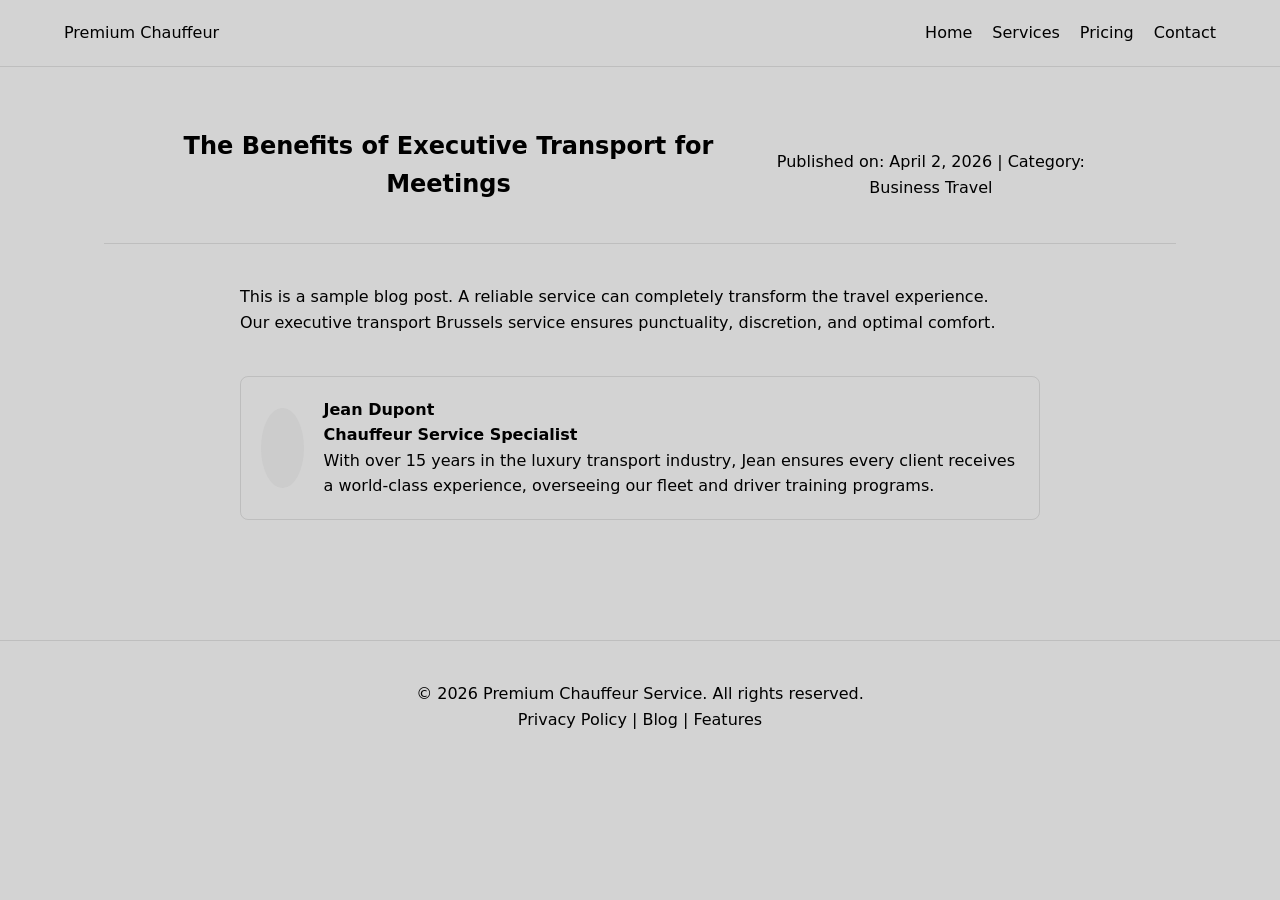
<file: blog/2026-04-02-benefits-executive-transport.html>
<!DOCTYPE html>
<html lang="en">
<head>
    <meta charset="UTF-8">
    <meta name="viewport" content="width=device-width, initial-scale=1.0">
    <title>The Benefits of Executive Transport | Executive Transport</title>
    <meta name="description" content="Discover why hiring a professional travel solution optimizes your business efficiency.">
    <link rel="canonical" href="https://example.com/blog/2026-04-02-benefits-executive-transport.html">
    <link rel="stylesheet" href="../style.css">
    
    <script type="application/ld+json">
    {
      "@context": "https://schema.org",
      "@type": "Person",
      "name": "Jean Dupont",
      "jobTitle": "Chauffeur Service Specialist",
      "description": "Expert in luxury transportation and executive chauffeur services."
    }
    </script>
</head>
<body class="blog-theme">
    <header>
        <a href="../index.html" class="logo" style="text-decoration:none; color:inherit;">Premium Chauffeur</a>
        <nav>
            <ul>
                <li><a href="../index.html">Home</a></li>
                <li><a href="../services.html">Services</a></li>
                <li><a href="../pricing.html">Pricing</a></li>
                <li><a href="../contact.html">Contact</a></li>
            </ul>
        </nav>
    </header>

    <main>
        <article>
            <header style="text-align: center; margin-bottom: 40px;">
                <h1>The Benefits of Executive Transport for Meetings</h1>
                <p>Published on: April 2, 2026 | Category: Business Travel</p>
            </header>
            
            <section style="max-width: 800px; margin: 0 auto;">
                <p>This is a sample blog post. A reliable service can completely transform the travel experience.</p>
                <p>Our executive transport Brussels service ensures punctuality, discretion, and optimal comfort.</p>
            </section>
        </article>

        <div class="author-bio" style="max-width: 800px; margin: 40px auto;">
            <div class="avatar"></div>
            <div>
                <h4>Jean Dupont</h4>
                <p><strong>Chauffeur Service Specialist</strong></p>
                <p>With over 15 years in the luxury transport industry, Jean ensures every client receives a world-class experience, overseeing our fleet and driver training programs.</p>
            </div>
        </div>
    </main>

    <footer>
        <p>&copy; 2026 Premium Chauffeur Service. All rights reserved.</p>
        <nav>
            <a href="../privacy-policy.html">Privacy Policy</a> | 
            <a href="../blog.html">Blog</a> | 
            <a href="../features.html">Features</a>
        </nav>
    </footer>
</body>
</html>
</file>
<file: style.css>
/* 
  Minimal CSS for Chauffeur Service
  Variables for themes 
*/

:root {
  /* Default Theme */
  --bg-color: #fff;
  --text-color: #333;
  --primary-color: #2c3e50;
  --accent-color: #e67e22;
  --font-family: 'Inter', system-ui, -apple-system, sans-serif;
  --border-radius: 8px;
}

/* Page Themes */
body.home-theme {
  --bg-color: #f5f5dc; /* Beige */
  --text-color: #0d3b2e; /* Deep Green */
  --primary-color: #0d3b2e;
  --accent-color: #c9a227;
}

body.services-theme {
  --bg-color: #2b1f15; /* Dark Brown */
  --text-color: #f4d03f; /* Gold */
  --primary-color: #f4d03f;
  --accent-color: #ffffff;
}

body.features-theme {
  --bg-color: #d3d3d3; /* Light Gray */
  --text-color: #36454f; /* Charcoal */
  --primary-color: #36454f;
  --accent-color: #ffffff;
}

body.pricing-theme {
  --bg-color: #c2b280; /* Sand */
  --text-color: #cd7f32; /* Bronze */
  --primary-color: #2c1e16;
  --accent-color: #cd7f32;
}

body.faq-theme {
  --bg-color: #fffdd0; /* Cream */
  --text-color: #f4a460; /* Soft Orange */
  --primary-color: #8b4513;
  --accent-color: #f4a460;
}

body.contact-theme {
  --bg-color: #ffffff; /* White */
  --text-color: #228b22; /* Forest Green */
  --primary-color: #228b22;
  --accent-color: #1a5e1a;
}

body.blog-theme {
  --bg-color: #d3d3d3; /* Light Gray */
  --text-color: #000000; /* Black */
  --primary-color: #000000;
  --accent-color: #333333;
}

/* Reset & Base */
* {
  box-sizing: border-box;
  margin: 0;
  padding: 0;
}

body {
  font-family: var(--font-family);
  background-color: var(--bg-color);
  color: var(--text-color);
  line-height: 1.6;
}

header {
  padding: 20px 5%;
  display: flex;
  justify-content: space-between;
  align-items: center;
  border-bottom: 1px solid rgba(0,0,0,0.1);
}

nav ul {
  list-style: none;
  display: flex;
  gap: 20px;
}

nav a {
  text-decoration: none;
  color: var(--text-color);
  font-weight: 500;
}

main {
  padding: 40px 5%;
  max-width: 1200px;
  margin: 0 auto;
}

h1, h2, h3 {
  margin-bottom: 20px;
  color: var(--primary-color);
}

a {
  color: var(--primary-color);
}

.btn {
  display: inline-block;
  padding: 10px 20px;
  background-color: var(--primary-color);
  color: var(--bg-color);
  text-decoration: none;
  border-radius: var(--border-radius);
  font-weight: bold;
  border: none;
  cursor: pointer;
  transition: opacity 0.3s;
}

.btn:hover {
  opacity: 0.8;
}

.hero {
  text-align: center;
  padding: 80px 0;
}

.grid {
  display: grid;
  grid-template-columns: repeat(auto-fit, minmax(300px, 1fr));
  gap: 30px;
  margin: 40px 0;
}

.card {
  border: 1px solid rgba(0,0,0,0.1);
  padding: 20px;
  border-radius: var(--border-radius);
}

footer {
  text-align: center;
  padding: 40px;
  border-top: 1px solid rgba(0,0,0,0.1);
  margin-top: 40px;
}

/* Forms */
form {
  display: flex;
  flex-direction: column;
  gap: 15px;
  max-width: 600px;
}

input, textarea {
  padding: 10px;
  border: 1px solid #ccc;
  border-radius: var(--border-radius);
  font-family: inherit;
}

/* FAQ Accordion */
details {
  border-bottom: 1px solid rgba(0,0,0,0.1);
  padding: 15px 0;
}

summary {
  font-weight: bold;
  cursor: pointer;
}

.author-bio {
  display: flex;
  align-items: center;
  gap: 20px;
  margin-top: 40px;
  padding: 20px;
  border: 1px solid rgba(0,0,0,0.1);
  border-radius: var(--border-radius);
}

.avatar {
  width: 80px;
  height: 80px;
  background-color: #ccc;
  border-radius: 50%;
}
</file>
